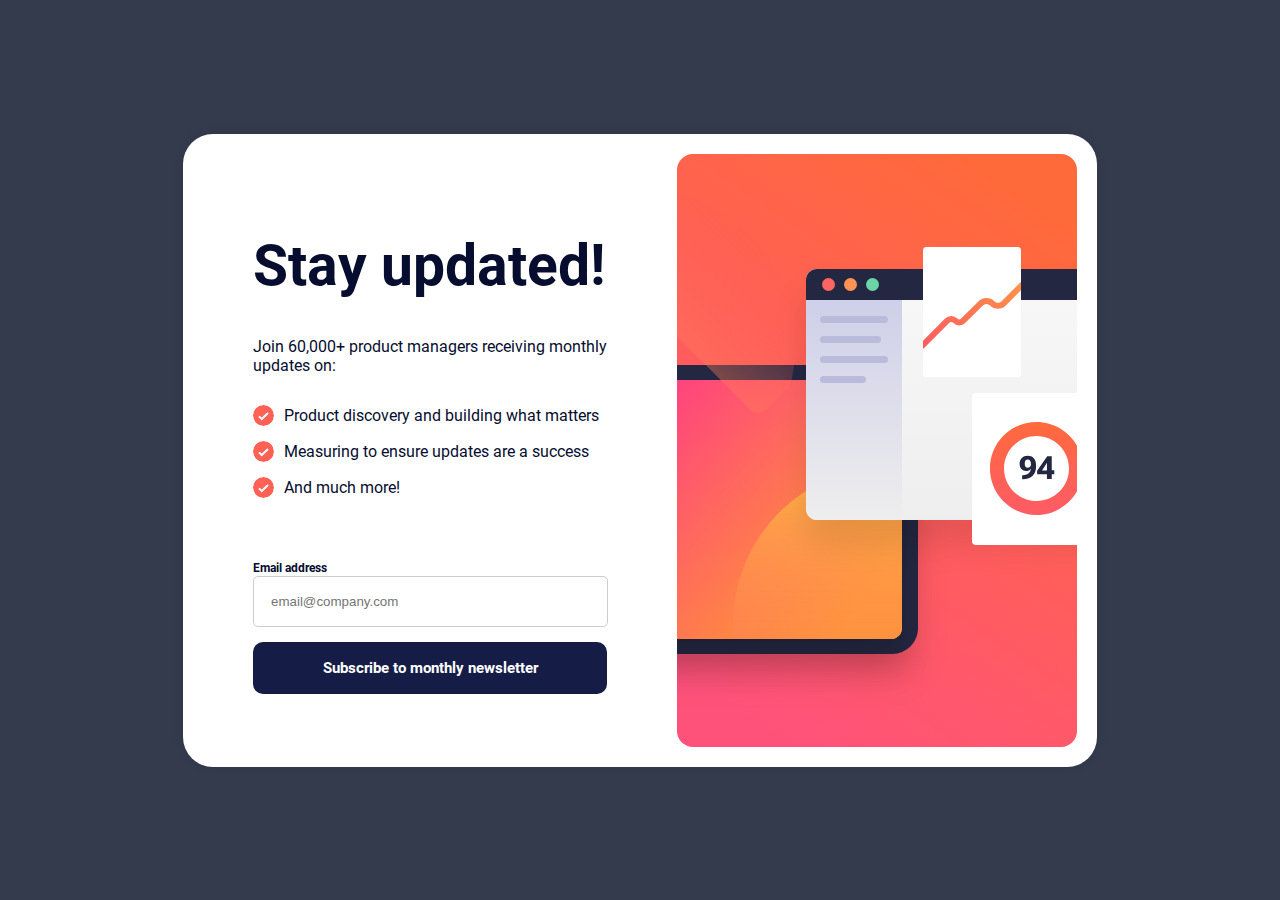
<file: qqq/index.html>
<!DOCTYPE html>
<html lang="en">
<head>
  <meta charset="UTF-8">
  <meta name="viewport" content="width=device-width, initial-scale=1.0">
  <link rel="stylesheet" href="style.css">
  <link rel="stylesheet" type="text/css" href="assets/fonts/Roboto-Bold.ttf">
  <title>Your Form Title</title>
  <script src="error.js" defer></script>
</head>
<body>

<div class="form-container">
  <div class="text-content">
  <h1>Stay updated!</h1>
  <p>Join 60,000+ product managers receiving monthly<br>updates on:</p>
    <ul>
      <li><img src="assets/images/icon-list.svg" alt="Checkmark"> Product discovery and building what matters </li>
      <li><img src="assets/images/icon-list.svg" alt="Checkmark"> Measuring to ensure updates are a success</li>
      <li><img src="assets/images/icon-list.svg" alt="Checkmark"> And much more!</li>
    </ul>

    <div class="form-content">
      <div class="input-container">
        <label for="email" class="label-placeholder">Email address</label>
        <div>
          <div class="error-message" id="email-error">valid email required</div>
          <input type="email" id="email" placeholder="email@company.com" class="error">
        </div>
      </div>
      <button type="submit" id="submit">Subscribe to monthly newsletter</button>

    </div>
  </div>


  <img src="assets/images/illustration-sign-up-desktop.svg" alt="Description of the image" class="image-desktop">
  <img src="assets/images/illustration-sign-up-mobile.svg" alt="image-mobile" class="image-mobile">
</div>

</body>
</html>
</file>
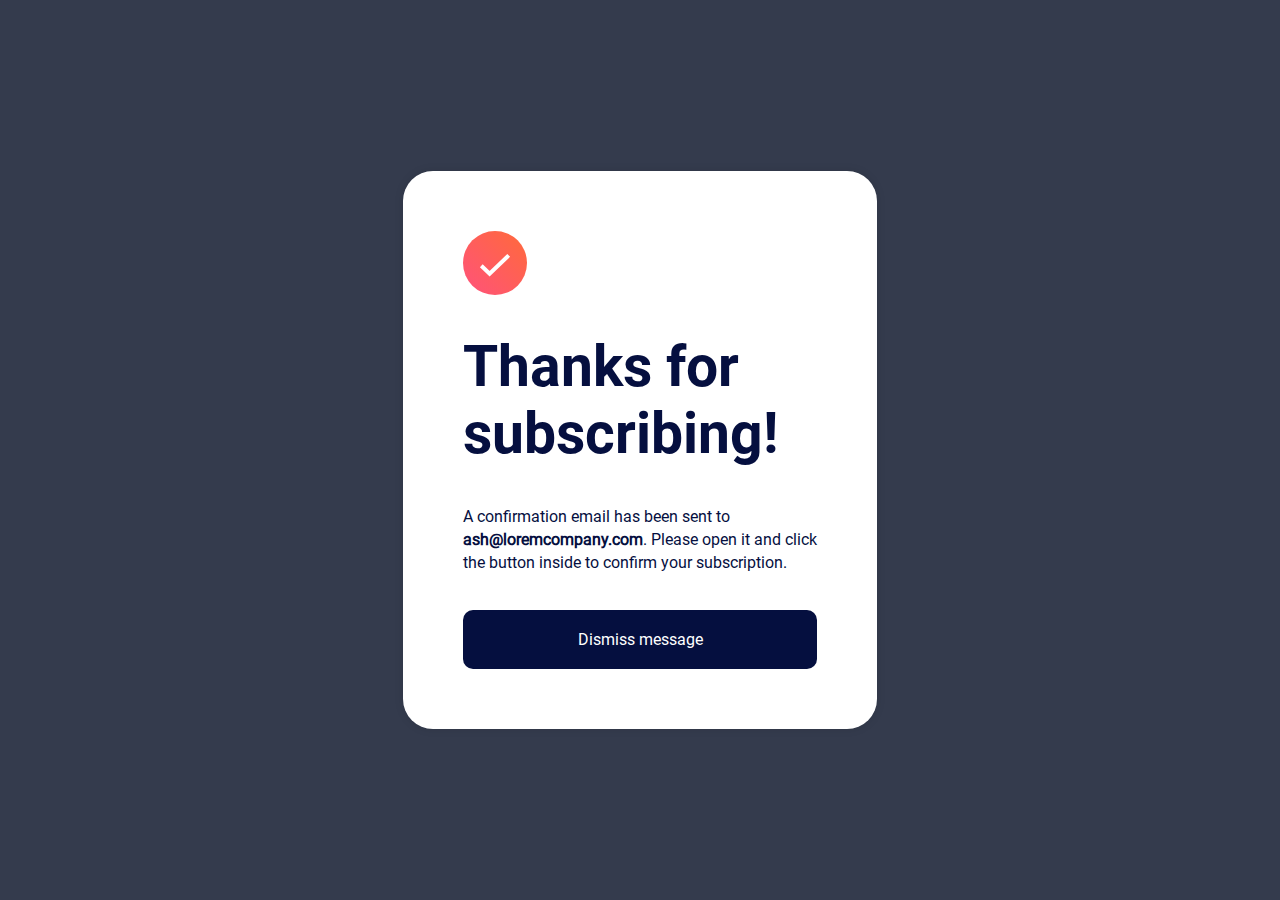
<file: qqq/index.html2.html>
<!DOCTYPE html>
<html lang="en">
<head>
    <meta charset="UTF-8">
    <title>2</title>
    <link rel="stylesheet" href="Style2.css">
</head>
<body>
<div class="form-container">
    <img src="assets/images/icon-success.svg" alt="icon-success" class="img">
    <div class="text-content">
        <h1 class="h1">Thanks for <br>subscribing!</h1>
        <p>A confirmation email has been sent to<br> <strong class="bold-email">ash@loremcompany.com</strong>. Please open it and click<br> the button inside to confirm your subscription.</p>
        <button class="dismiss-button">Dismiss message</button>
    </div>

</div>

</body>
</html>
</file>
<file: qqq/style.css>
body {
    display: flex;
    align-items: center;
    justify-content: center;
    height: 100vh;
    margin: 0;
    background-color: #343b4d;
    overflow: hidden;
}


    @font-face {
        font-family: 'Roboto-Bold';
        src: url('assets/fonts/Roboto-Bold.ttf') format('truetype');
    }

    @font-face {
        font-family: 'Roboto-Regular';
        src: url('assets/fonts/Roboto-Regular.ttf') format('truetype');
    }

    .form-container {
        text-align: left;
        background-color: #ffffff;
        border-radius: 30px;
        padding: 20px;
        box-shadow: 0 0 10px rgba(0, 0, 0, 0.1);
        display: flex;
    }

    .text-content {
        max-width: 600px;
        margin: 0 auto;
        padding-left: 50px;
    }

    img {
        max-width: 100%;
        border-radius: 10px;
        margin-left: 70px;
    }

    h1 {
        color: rgb(6, 13, 47);
        font-family: "Roboto-Bold", serif;
        font-size: 57px;
        padding-top: 40px;
    }

    p {
        color: rgb(6, 13, 47);
        font-family: "Roboto-Regular", serif;
        font-size: 16px;
    }

    ul {
        list-style-type: none;
        padding: 0;
        margin-left: -70px;
        color: rgb(6, 13, 47);
        font-family: "Roboto-Regular", serif;
        font-size: 16px;
        margin-top: 30px;
    }

    li {
        display: flex;
        align-items: center;
        margin-bottom: 15px;

    }

    li img {
        margin-right: 10px;
    }

    .form-content {
        width: 100%;
        display: flex;
        flex-direction: column;
        margin-top: 50px;
    }


    .input-container {
        margin-top: 10px;
    }

    input[type="email"] {
        width: 90%;
        padding: 17px;
        border: 1px solid #ccc;
        border-radius: 5px;
    }

    .label-placeholder {
        color: rgb(6, 13, 47);
        font-family: "Roboto-Bold", serif;
        font-size: 12px;
    }

    button {
        font-size: 15px;
        font-family: "Roboto-Bold", serif;
        padding: 17px;
        background-color: rgb(21, 29, 70);
        color: #fff;
        border: none;
        border-radius: 10px;
        cursor: pointer;
        margin-top: 15px;
    }

    button {
        font-size: 15px;
        font-family: "Roboto-Bold", serif;
        padding: 17px;
        background-color: rgb(21, 29, 70);
        color: #fff;
        border: none;
        border-radius: 10px;
        cursor: pointer;
        margin-top: 15px;
        transition: background-color 0.3s ease 0.1s;
    }

    button:hover,
    button:active {
        background-color: rgb(255, 105, 97);
    }


    .error-message {
        color: rgb(255, 105, 97);
        font-size: 12px;
        margin-top: 5px;
        text-align: right;
        display: none;
        position: absolute;
        right: 52%;
        top: 61%;

    }

    .error-message.active {
        display: flex;
    }

    .error-message.error-text {
        color: rgb(255, 105, 97);
    }

@media screen and (min-width: 701px) {
    .image-mobile {
        display: none;
    }

}
@media screen and (max-width: 700px) {

    html, body {
        overflow: hidden;
    }

    body {
        overflow: hidden !important;;
    }
    .image-desktop {
        display: none;
        overflow: hidden;
    }

    h1 {
        font-size: 30px;
        overflow: hidden;
    }
    .image-mobile {
        overflow: hidden;
    }
    img {
        overflow: hidden;
        width: auto;
        margin-left: auto;
    }
    ul {
        overflow: hidden;
        margin-left: -5px;
    }
    li {
        overflow: hidden;
        display: inline-block;
    }

    .form-container {
        flex-direction: column-reverse;
    }
    .text-content {
        padding-left: 0;
        margin: 11px;
    }
}
</file>
<file: qqq/Style2.css>
body {
    display: flex;
    align-items: center;
    justify-content: center;
    height: 100vh;
    margin: 0;
    background-color: #343b4d;
    overflow: hidden;
}

@font-face {
    font-family: 'Roboto-Bold';
    src: url('assets/fonts/Roboto-Bold.ttf') format('truetype');
}

@font-face {
    font-family: 'Roboto-Regular';
    src: url('assets/fonts/Roboto-Regular.ttf') format('truetype');
}

.img {
    max-width: 100%;
    height: auto;
}

.form-container {
    text-align: left;
    background-color: #ffffff;
    border-radius: 30px;
    padding: 60px;
    box-shadow: 0 0 10px rgba(0, 0, 0, 0.1);
    display: flex;
    flex-direction: column;
    align-items: self-start;
}

h1 {
    color: rgb(5, 15, 63);
    font-family: "Roboto-Bold", serif;
    font-size: 57px;
}

p {
    color: rgb(5, 15, 63);
    font-family: "Roboto-Regular", serif;
    font-size: 16px;
    line-height: 23px;
}

.bold-email {
    font-weight: bold;
}

.dismiss-button {
    width: 100%;
    background-color: rgb(5, 15, 63);
    color: #fff;
    padding: 20px;
    border: none;
    border-radius: 10px;
    font-family: "Roboto-Regular", serif;
    font-size: 16px;
    cursor: pointer;
    margin-top: 20px;
    transition: background-color 0.3s ease 0.1s;
}

.dismiss-button:hover,
.dismiss-button:active {
    background-color: rgb(255, 105, 97);
}

@media screen and (max-width: 700px) {
    body {
        margin-top: 100px;
    }
    .img {
        display: none;
    }

    .form-container {
        align-items: center;
        padding: 30px;
        background-color: red;
    }

    h1 {
        font-size: 30px;
    }
}
</file>
